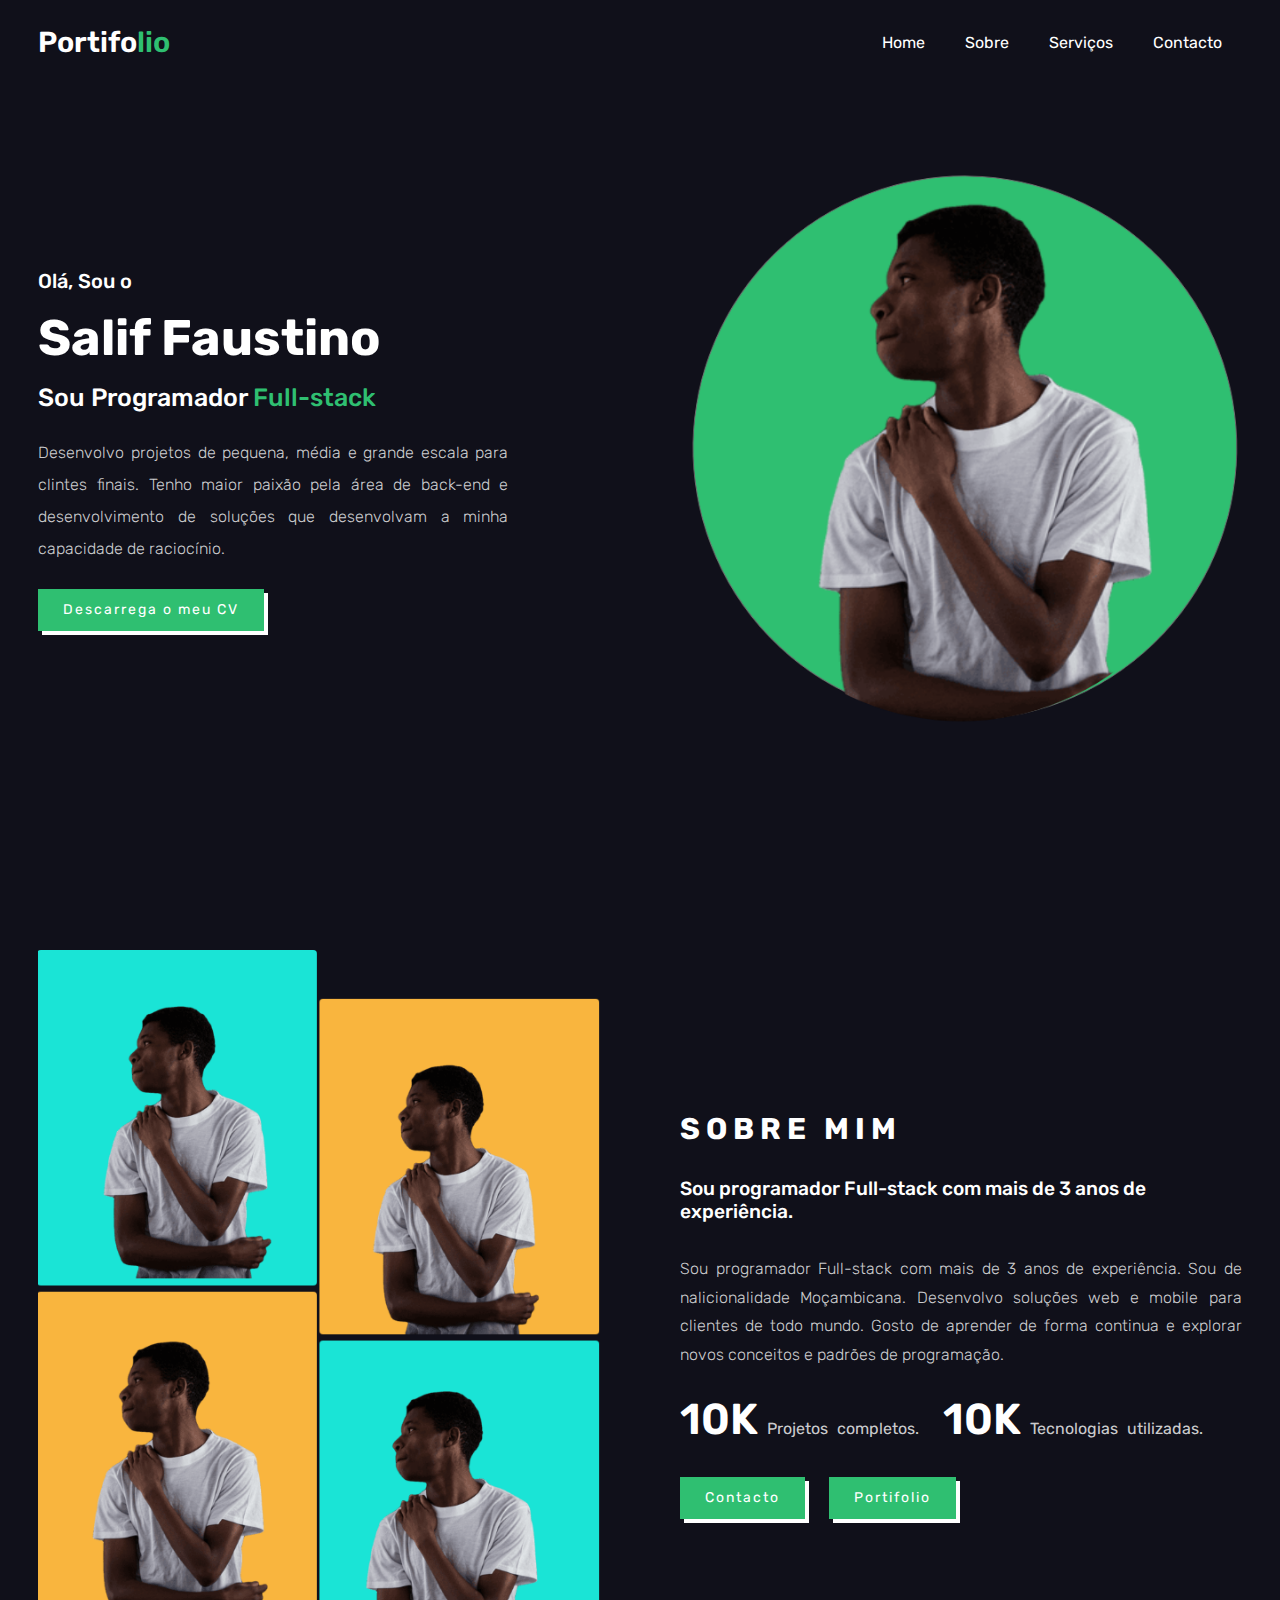
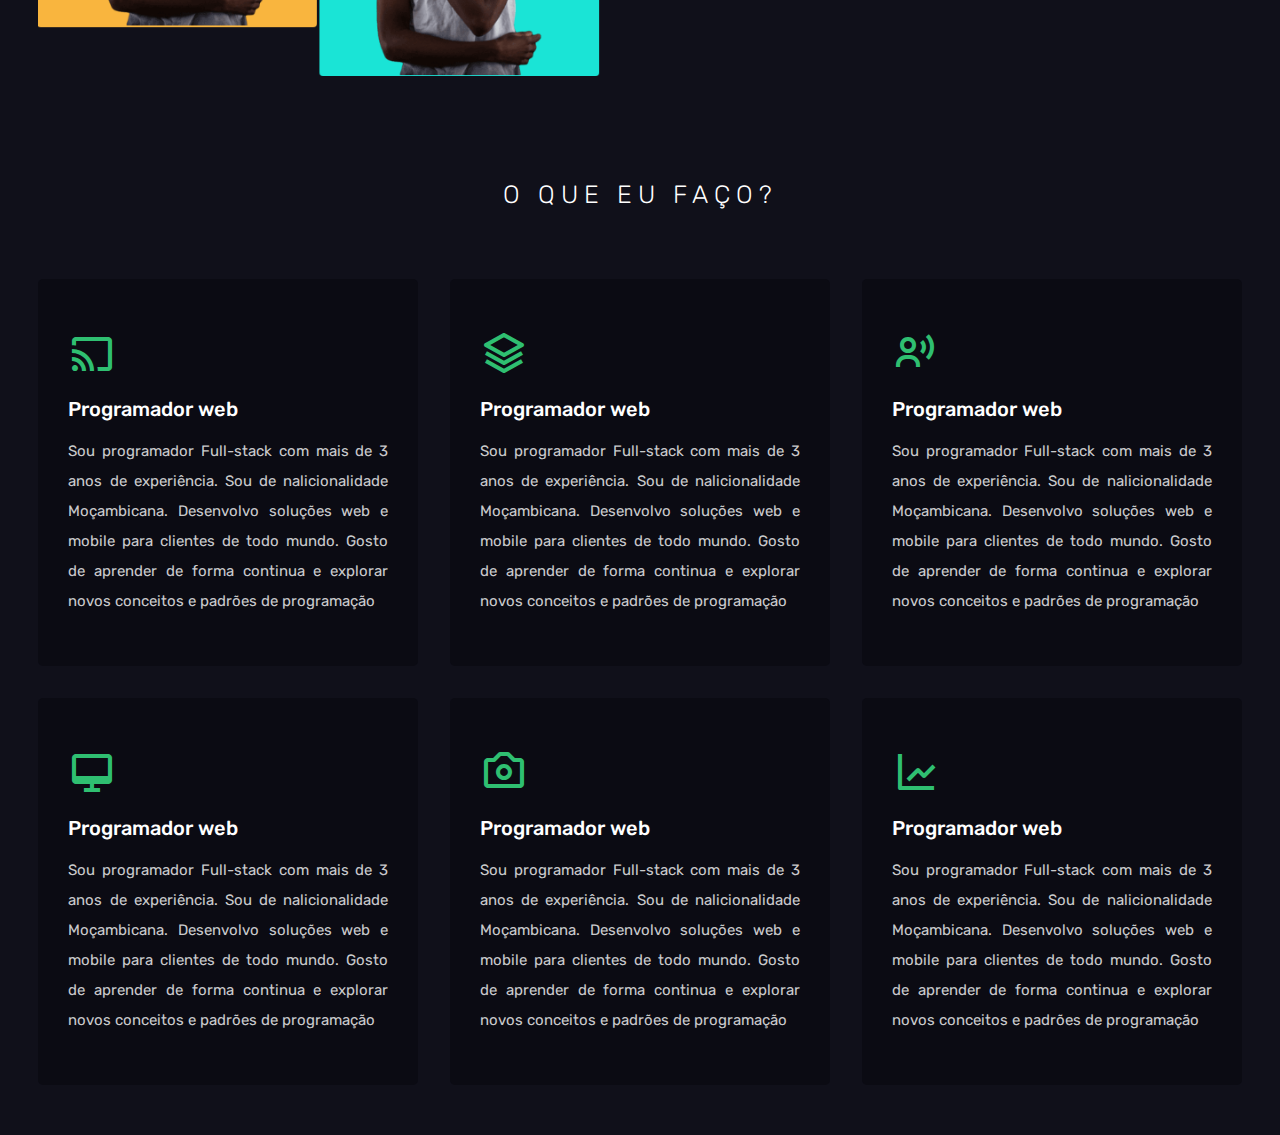
<file: Home.html>
<!DOCTYPE html>
<html lang="pt">
<head>
    <meta charset="UTF-8">
    <meta http-equiv="X-UA-Compatible" content="IE=edge">
    <meta name="viewport" content="width=device-width, initial-scale=1.0">
    <link rel="stylesheet" type="text/css" href="CSS/stylesheet.css">
    <link rel="stylesheet" href="https://unpkg.com/boxicons@latest/css/boxicons.min.css">
    <link rel="preconnect" href="https://fonts.googleapis.com">
    <link rel="preconnect" href="https://fonts.gstatic.com" crossorigin>
    <link href="https://fonts.googleapis.com/css2?family=Rubik:ital,wght@0,300;0,400;0,500;0,600;0,700;0,800;0,900;1,300;1,400;1,500;1,600;1,700;1,800;1,900&display=swap" rel="stylesheet">

    <title>Document</title>
</head>
<body>

    <!-----------------Header-------------------->

    <header>
        <a href="#" class="logo">Portifo<span>lio</span></a>
        <div class="bx bx-menu" id="menu-icon"></div>

        <ul class="navbar">
            <li><a href="#Home">Home</a></li>
            <li><a href="#About">Sobre</a></li>
            <li><a href="#Resume">Serviços</a></li>
            <li><a href="#Contact">Contacto</a></li>
            
            
        </ul>
    </header>

    <!-----------------Header-------------------->


    <!------------------Home--------------------->

    <section class="home" id="home">
        <div class="home-text">
            <h5>Olá, Sou o </h5>
            <h2>Salif Faustino</h1>
            <h6>Sou Programador <span>Full-stack</span></h6>
            <p>
                Desenvolvo projetos de pequena, média e grande escala para clintes finais. Tenho maior paixão pela área de back-end e desenvolvimento de soluções que desenvolvam a minha capacidade de raciocínio.
            </p>

            <a href="#" class="btn"> Descarrega o meu CV</a>

        </div>

        <div class="Home-img">
            <img src="Img/Grupo 1.png">
        </div>
    </section>

   
    <!------------------Home--------------------->



     <!------------------About--------------------->

     <section class="about" id="about">

        <div class="about-img">
            <img src="Img/About.png">
        </div>

        <div class="about-text">
            <h3>SOBRE MIM</h3>
            <h2> Sou programador Full-stack com mais de 3 anos de experiência.</h2>
            <p>Sou programador Full-stack com  mais de 3 anos de experiência. Sou de nalicionalidade Moçambicana. 
                Desenvolvo soluções web e mobile para clientes de todo mundo.
                Gosto de aprender de forma continua e explorar novos conceitos e padrões de programação. </p>

            <div class="count">
                <a href=""> <span>10K</span> Projetos completos.</a>
                <a href=""> <span>10K</span> Tecnologias utilizadas.</a>
            </div>
    
    
            <div class="main-btn">
                <a href="#" class="btn">Contacto</a>
                <a href="#" class="btn">Portifolio</a>
            </div>
        </div>

        


     </section>

    <!------------------About--------------------->
     


    <!------------------Services--------------------->
    <section class="services" id="services">
            <div class="center">
                <h3>O QUE EU FAÇO?</h3>
            </div>

            <div class="service--content">
                <div class="row">
                    <i class='bx bx-cast'></i>
                    <h3>Programador web</h3>
                    <p>Sou programador Full-stack com  mais de 3 anos de experiência. Sou de nalicionalidade Moçambicana. 
                        Desenvolvo soluções web e mobile para clientes de todo mundo.
                        Gosto de aprender de forma continua e explorar novos conceitos e padrões de programação</h3>
                </div>

                <div class="row">
                    <i class='bx bx-layer' ></i>
                    <h3>Programador web</h3>
                    <p>Sou programador Full-stack com  mais de 3 anos de experiência. Sou de nalicionalidade Moçambicana. 
                        Desenvolvo soluções web e mobile para clientes de todo mundo.
                        Gosto de aprender de forma continua e explorar novos conceitos e padrões de programação</h3>
                </div>

                <div class="row">
                    <i class='bx bx-user-voice' ></i>
                    <h3>Programador web</h3>
                    <p>Sou programador Full-stack com  mais de 3 anos de experiência. Sou de nalicionalidade Moçambicana. 
                        Desenvolvo soluções web e mobile para clientes de todo mundo.
                        Gosto de aprender de forma continua e explorar novos conceitos e padrões de programação</h3>
                </div>

                <div class="row">
                    <i class='bx bx-desktop' ></i>
                    <h3>Programador web</h3>
                    <p>Sou programador Full-stack com  mais de 3 anos de experiência. Sou de nalicionalidade Moçambicana. 
                        Desenvolvo soluções web e mobile para clientes de todo mundo.
                        Gosto de aprender de forma continua e explorar novos conceitos e padrões de programação</h3>
                </div>

                <div class="row">
                    <i class='bx bx-camera' ></i>
                    <h3>Programador web</h3>
                    <p>Sou programador Full-stack com  mais de 3 anos de experiência. Sou de nalicionalidade Moçambicana. 
                        Desenvolvo soluções web e mobile para clientes de todo mundo.
                        Gosto de aprender de forma continua e explorar novos conceitos e padrões de programação</h3>
                </div>

                <div class="row">
                    <i class='bx bx-line-chart'></i>
                    <h3>Programador web</h3>
                    <p>Sou programador Full-stack com  mais de 3 anos de experiência. Sou de nalicionalidade Moçambicana. 
                        Desenvolvo soluções web e mobile para clientes de todo mundo.
                        Gosto de aprender de forma continua e explorar novos conceitos e padrões de programação</h3>
                </div>

            </div>

        
    </section>

    <link rel="stylesheet" href="JavaScript/script.js">
   
</body>
</html>
</file>
<file: CSS/stylesheet.css>
*{
    margin: 0;
    padding: 0;
    box-sizing: border-box;
    font-family: 'Rubik', sans-serif;
    text-decoration: none;
    list-style: none;
    scroll-behavior: smooth;
    scroll-padding-top: 2rem;
}

:root{
    --bg-color:#10101a;
    --main-color:#2fbf71;
    --2nd-main-color:#ffffffcc;
    --text-color:#fff;
    --big-font: 5rem;
    --h2-font:1.9rem;
    --p-font:1rem;

}

body{
    background-color: var(--bg-color);
    color: var(--text-color);
}

header{
    position: fixed;
    width: 100%;
    top: 0;
    right: 0;
    z-index: 1000;
    display: flex;
    align-items: center;
    justify-content: space-between;
    background: var(--bg-color);
    padding: 24px 14%;
    transition: .3s;
}


.logo{
    color: var(--text-color);
    font-size: 1.8rem;
    font-weight: 600;
}

span{
    color: var(--main-color);
}

.navbar{
    display: flex;

}
.navbar a {
    color: var(--text-color);
    font-size: 1rem;
    padding: 10px 20px;
    font-weight: 500px;

}
.navbar a:hover{
    background-color: var(--main-color);
    transition: 3.s;
}

#menu-icon{
    font-size: 28px;
    z-index: 10001;
    cursor: pointer;
    display: none;

}

section{
    padding: 120px 14%;

}
.home{
    position: relative;
    height: 100vh;
    width: 100%;
    display: grid;
    grid-template-columns: repeat(2,1fr);
    grid-gap: 6rem;
    align-items: center;
}

.Home-img img{
    max-width: 100%;
    width: 600px;
    height: auto;
}

.home-text h5{
    color: var(--text-color);
    font-size: 20px;
    font-weight: 500;
    margin: 0 0 20px;

}

.home-text h2{
    font-size: 50px;
    color: var(--text-color);
    font-weight: 700;
    line-height: 1;
    margin: 0 0 20px;
}
.home-text h6{
    color: var(--text-color);
    font-size: 25px;
    font-weight: 500;
    margin-bottom: 25px;
}

.home-text p{
    max-width: 470px;
    font-size: var(--p-font);
    font-weight: 300;
    line-height: 2rem;
    margin-bottom: 1.5rem;
    color: var(--2nd-main-color);
    text-align: justify;
   
}

.btn{
    background: var(--main-color);
    color: var(--text-color);
    box-shadow: 4px 4px var(--text-color);
    padding: 0 25px;
    line-height: 42px;
    display: inline-block;
    border-radius: 4px solid transparent;
    font-size: 14px;   
    font-weight: 400;
    letter-spacing: 2px;
    transition: ease all 0.35s;
}
.btn:hover{
    background: var(--text-color);
    color: var(--main-color);
    box-shadow: 4px 4px var(--main-color);
}

.about{
    display: grid;
    grid-template-columns: repeat(2, 2fr);
    grid-gap: 5rem;
    align-items: center;
}

.about-img img{
    
    max-width: 100%;
    width: 580px;
    height: auto;


}

.about-text h3{
    color: var(--text-color);
    font-size: 30px;
    font-weight: 300px;
    letter-spacing: 6px;
    margin: 0 0 30px;
}
.about-text h2{
    margin-bottom: 0.5rem;
    font-weight: 500;
    font-size: var(--h2-font);
    line-height: 1.2;
    max-width: 470px;
    margin-bottom: 2rem;
    
}

.about-text p{
    max-width: 570px;
    font-size: var(--p-font);
    font-weight: 300;
    margin-bottom: 1.5rem;
    line-height: 1.8rem;
    color: var(--2nd-main-color);
    text-align: justify;
}
.count{
    margin-bottom: 2rem;

}

.about-text .count a{
    color: var(--2nd-main-color);
    margin-right: 20px;
    word-spacing: 5px;
}

.count span{
    color: var(--text-color);
    font-size: 2.7rem;
    font-weight: 600;

}

.main-btn .btn{
    margin-right: 20px;
    
}

.center{
    text-align: center;
}
.center h3{
    color: var(--text-color);
    font-size: 25px;
    font-weight: 300;
    letter-spacing: 6px;
}

.service--content{
    display: grid;
    grid-template-columns: repeat(auto-fit, minmax(350px, auto));
    grid-gap: 2rem;
    align-items: center;
    margin-top: 4.4rem;

}

.row{
    background: #0b0b13;
    padding: 50px 30px;
    border-radius: 5px;
    min-height: 350px;
    cursor: pointer;
    transition: all .40s;
}

.row i {
    color: var(--main-color);
    font-size: 3rem;
    margin-bottom: 20px;
}

.row h3{
    font-size: 1.25rem;
    font-weight: 500;
    margin-bottom: 15px;
    color: var(--text-color);

}
.row p {
    font-size: 15px;
    color: var(--2nd-main-color);
    line-height: 30px;
    text-align: justify;
}

.row:hover{
    transform: translateY(-10px);
    box-shadow: 0px 15px 30px 0px rgb(0 0 0/70%);
}

.cta{
    background: #0b0b13;
    width: 100%;
    padding: 150px 0;
    text-align: center;
    margin: 100px auto;
}

.cta  h4{
    color: var(--text-color);
    font-size: 1.6rem;
    font-weight: 300;
    margin-bottom: 30px;
}
.cta  h2{
    color: var(--main-color);
    font-size: 4rem;
    font-weight: 200;
    margin-bottom: 40px;
}

.resume-content{
    display: grid;
    grid-template-columns: repeat(2, 1fr);
    grid-gap: 3rem;
    align-items: center;
    margin-top: 4.4rem;

}
.box{
    background: #0b0b13;
    padding: 40px 30px;
    border-radius: 5px;
    min-height: 306px;
    cursor: pointer;
    transition: all .40s;

}
.box h6{
    color: #3e4455;
    font-size: 14px;
    font-weight: 600;
    margin-bottom: 10px;
}
.box h4{
    color: var(--text-color);
    font-size: 1.3rem;
    font-weight: 700;
    margin-top: 20px;
    margin-bottom: 13px;
}
.box p{
    font-size: var(--p-font);
    font-weight: 700;
    margin-bottom: 1.2rem;
    min-height: 125px;
    line-height: 1.8rem;
    color: var(--2nd-main-color);
}
.box h5{
    font-size: 14px;
    font-weight: 500;
    color: var(--2nd-main-color);
}
.box:hover{
    transform: translateY(-10px);
    box-shadow: 0px 15px 30px 0px rgb(0 0 0/70%);
}
.contact-form{
    display: flex;
    align-items: center;
    justify-content: center;
    margin-top: 4.2rem;

}
.contact-form form{
    position: relative;
    width: 550px;
}
form input,
form textarea{
    width: 100%;
    padding:  20px ;
    border: none;
    outline: none;
    background: #0b0b13;
    color: var(--text-color);
    margin-bottom: 0.5rem;
    border-radius: 5px;
}

form input::placeholder,
form textarea::placeholder{
    color: var(--2nd-main-color);

}
textarea{
    resize: none;
    height: 200px;
}
form .send-btn{
    background: var(--main-color);
    color: var(--text-color);
    box-shadow: 4px 4px var(--text-color);
    padding: 0 25px;
    line-height: 42px;
    display: inline-block;
    border-radius: 4px solid transparent;
    font-size: 14px;   
    font-weight: 400;
    letter-spacing: 2px;
    transition: ease all 0.35s;
    cursor: pointer;

}

form .send-btn:hover{
    background: var(--text-color);
    color: var(--main-color);
    box-shadow: 4px 4px var(--main-color);
}

.copyright{
    text-align: center;
    padding: 30px;
    color: var(--2nd-main-color);
    background: #0b0b13;
    margin-top: 3rem;
    line-height: 1.8rem;
}

@media(max-width: 1430px){
    header{
        padding: 25px 3%;

    }

    section{
        padding: 50px  3%;
    }
    :root{
        --big-font: 3rem;
        --h2-font:1.2rem;
    }
   
}
@media(max-width: 1020px){
    :root{
        --big-font: 3rem;
        --h2-font:1.2rem;
        --p-font:0.9rem;
    }
    .home{
        height: 70vh;
    }
    

}

@media(max-width:830px){
    header{
        padding: 18px 3%;

    }
    #menu-icon{
        display: block;
    }
    .navbar{
        position: absolute;
        top: -500px;
        left: 0;
        right: 0;
        display: flex;
        flex-direction: column;
        background: #0b0b13;
        box-shadow: 0px 15px 30px 0px rgb(0 0 0/70%);
        text-align: left;
        transition: 0.2s ease;

    }
    .navbar a{
        display: block;
        padding: 1rem;
        border-left: 2px solid var(--main-color);
        margin: 1rem;
        display: block;
    }
    .navbar.active{
        top: 100%;
    }
    .resume-content{
        display: grid;
        grid-template-columns: repeat(1, 1fr);
        grid-gap: 3rem;
        align-items: center;
        margin-top: 4.4rem;
    
    }
    

}
@media (max-width:795px){
    .home{
        grid-template-columns: 1fr;
        grid-gap: 2rem;
        text-align: center;
        margin-top: 80px;
        height: 100vh;

    }
    .home-text p{
        max-width: 100%;
    }
    .Home-img img{
        max-width: 100%;
        width: 490px;
        height: auto;
    }
    .about{
        grid-template-columns: 1fr;
        text-align: center;
    }
    .about-text h2{
        max-width: 100%;
    }
    .about-text p{
        max-width: 100%;
    }
    .about-img{
        order: 2;
    }
}
</file>
